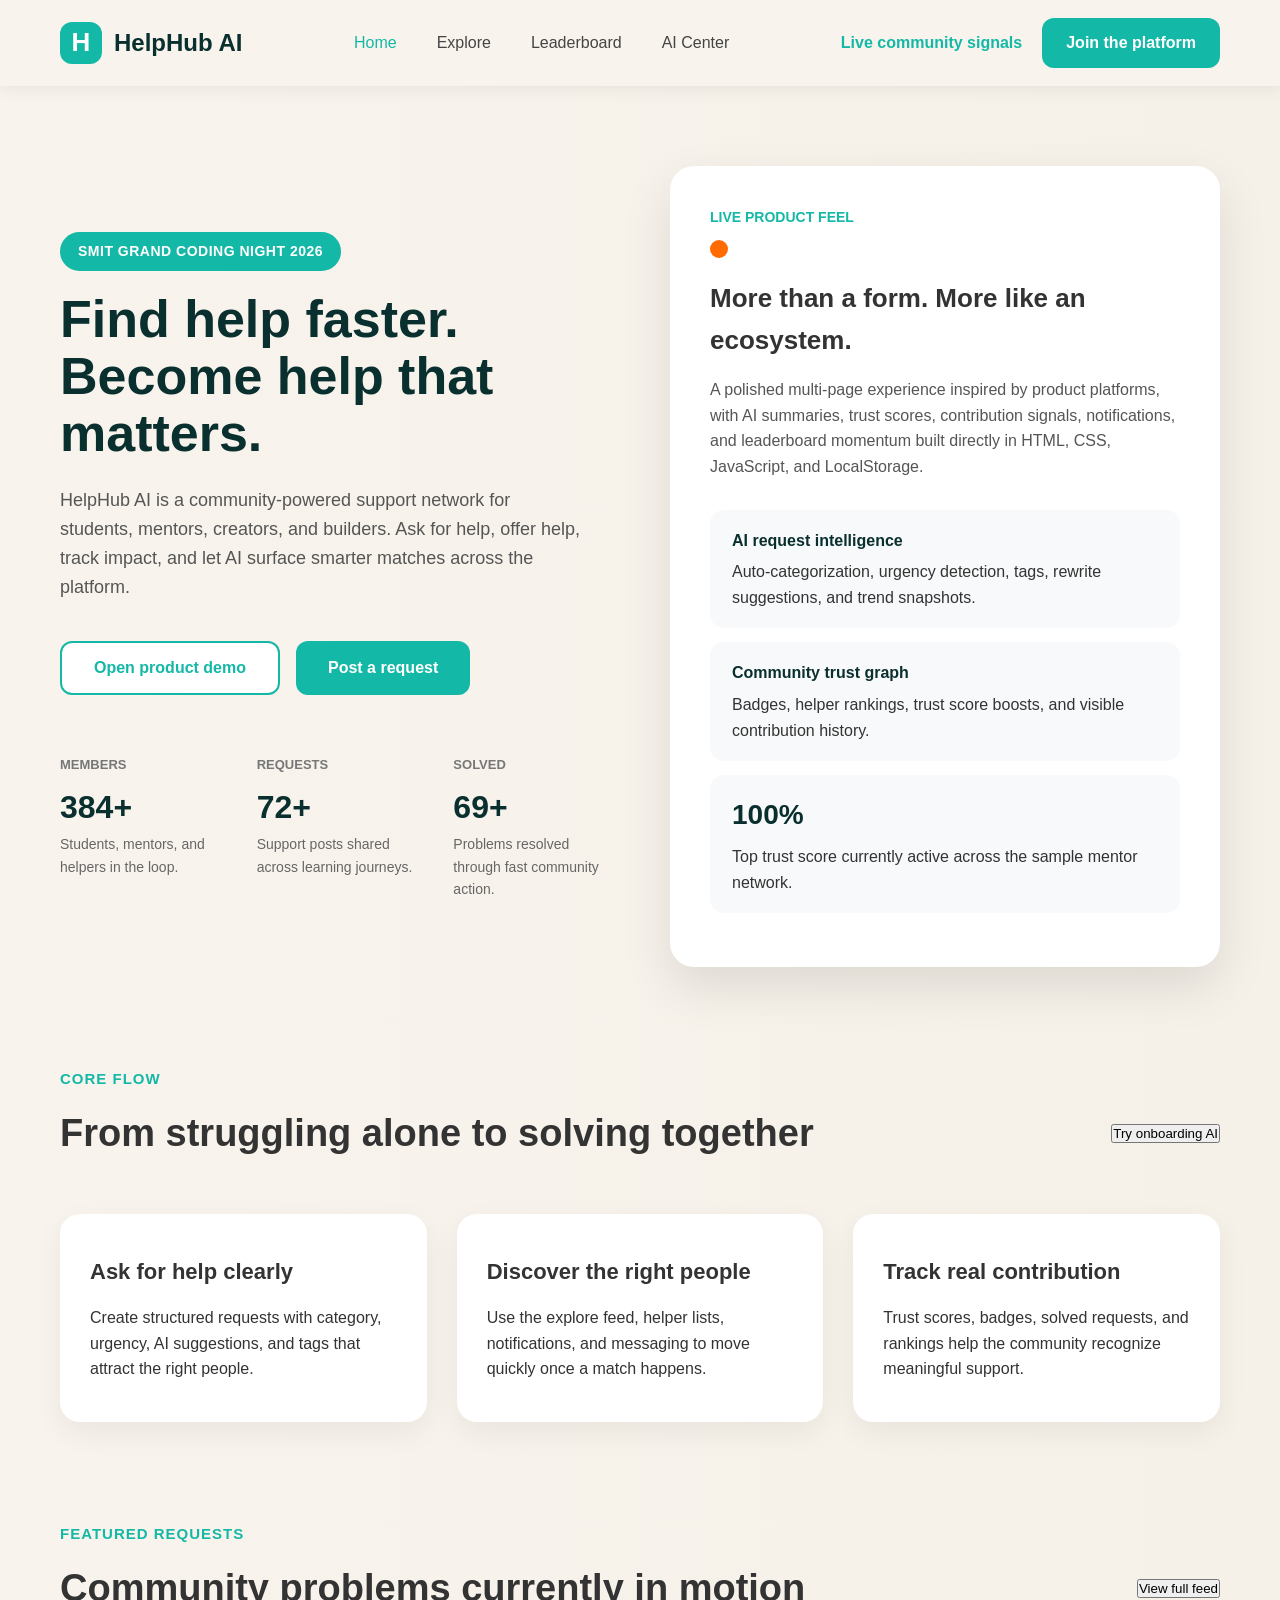
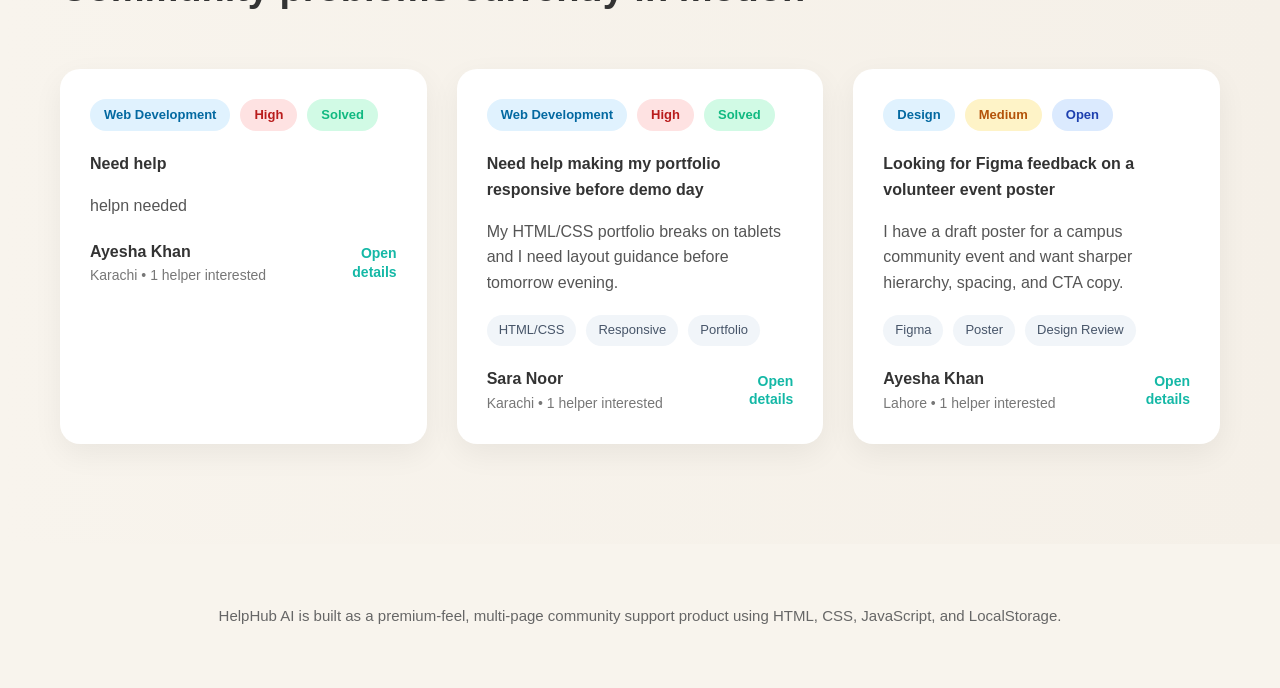
<file: Hackathon/index.html>
<!DOCTYPE html>
<html lang="en">
<head>
    <meta charset="UTF-8">
    <meta name="viewport" content="width=device-width, initial-scale=1.0">
    <link rel="stylesheet" href="./style.css">
    <title>HelpHub AI - Find help faster.</title>
    
    
</head>
<body>

    <!-- NAVBAR -->
    <nav class="navbar">
        <div class="nav-logo">
            <div class="logo-box">H</div>
            <span>HelpHub AI</span>
        </div>
        <ul class="nav-links">
            <li><a href="index.html" class="active">Home</a></li>
            <li><a href="explore.html">Explore</a></li>
            <li><a href="leaderboard.html">Leaderboard</a></li>
            <li><a href="ai-center.html">AI Center</a></li>
        </ul>
        <div class="nav-right">
            <a href="#" class="nav-live">Live community signals</a>
            <a href="./second.html.html" class="btn-join">Join the platform</a>
            
        </div>
    </nav>

    <!-- HERO -->
    <section class="hero">
        <div class="hero-left">
            <p class="smit-tag">SMIT GRAND CODING NIGHT 2026</p>
            <h1>Find help faster.<br>Become help that<br>matters.</h1>
            <p class="hero-desc">HelpHub AI is a community-powered support network for students, mentors, creators, and builders. Ask for help, offer help, track impact, and let AI surface smarter matches across the platform.</p>
            <div class="hero-btns">
                <button class="btn-demo">Open product demo</button>
                <button class="btn-request">Post a request</button>
            </div>
            <div class="stats-row">
                <div class="stat-box">
                    <p class="stat-label">MEMBERS</p>
                    <h2 class="stat-num">384+</h2>
                    <p class="stat-desc">Students, mentors, and helpers in the loop.</p>
                </div>
                <div class="stat-box">
                    <p class="stat-label">REQUESTS</p>
                    <h2 class="stat-num">72+</h2>
                    <p class="stat-desc">Support posts shared across learning journeys.</p>
                </div>
                <div class="stat-box">
                    <p class="stat-label">SOLVED</p>
                    <h2 class="stat-num">69+</h2>
                    <p class="stat-desc">Problems resolved through fast community action.</p>
                </div>
            </div>
        </div>
        <div class="hero-right">
            <div class="live-card">
                <p class="live-label">LIVE PRODUCT FEEL</p>
                <div class="orange-circle"></div>
                <h2 class="live-title">More than a form. More like an ecosystem.</h2>
                <p class="live-desc">A polished multi-page experience inspired by product platforms, with AI summaries, trust scores, contribution signals, notifications, and leaderboard momentum built directly in HTML, CSS, JavaScript, and LocalStorage.</p>
                <div class="feature-box">
                    <h4>AI request intelligence</h4>
                    <p>Auto-categorization, urgency detection, tags, rewrite suggestions, and trend snapshots.</p>
                </div>
                <div class="feature-box">
                    <h4>Community trust graph</h4>
                    <p>Badges, helper rankings, trust score boosts, and visible contribution history.</p>
                </div>
                <div class="feature-box">
                    <h4 class="pct-green">100%</h4>
                    <p>Top trust score currently active across the sample mentor network.</p>
                </div>
            </div>
        </div>
    </section>

    <!-- CORE FLOW -->
    <section class="core-flow">
        <p class="section-tag">CORE FLOW</p>
        <div class="section-header">
            <h2>From struggling alone to solving together</h2>
            <button class="btn-onboard">Try onboarding AI</button>
        </div>
        <div class="flow-grid">
            <div class="flow-card">
                <h4>Ask for help clearly</h4>
                <p>Create structured requests with category, urgency, AI suggestions, and tags that attract the right people.</p>
            </div>
            <div class="flow-card">
                <h4>Discover the right people</h4>
                <p>Use the explore feed, helper lists, notifications, and messaging to move quickly once a match happens.</p>
            </div>
            <div class="flow-card">
                <h4>Track real contribution</h4>
                <p>Trust scores, badges, solved requests, and rankings help the community recognize meaningful support.</p>
            </div>
        </div>
    </section>

    <!-- FEATURED REQUESTS -->
    <section class="featured">
        <p class="section-tag">FEATURED REQUESTS</p>
        <div class="section-header">
            <h2>Community problems currently in motion</h2>
            <button class="btn-onboard">View full feed</button>
        </div>
        <div class="requests-grid">
            <div class="req-card">
                <div class="tag-row">
                    <span class="tag t-cat">Web Development</span>
                    <span class="tag t-high">High</span>
                    <span class="tag t-solved">Solved</span>
                </div>
                <h4>Need help</h4>
                <p class="req-desc">helpn needed</p>
                <div class="req-footer">
                    <div class="req-author">
                        <strong>Ayesha Khan</strong>
                        <span>Karachi • 1 helper interested</span>
                    </div>
                    <span class="open-det">Open<br>details</span>
                </div>
            </div>
            <div class="req-card">
                <div class="tag-row">
                    <span class="tag t-cat">Web Development</span>
                    <span class="tag t-high">High</span>
                    <span class="tag t-solved">Solved</span>
                </div>
                <h4>Need help making my portfolio responsive before demo day</h4>
                <p class="req-desc">My HTML/CSS portfolio breaks on tablets and I need layout guidance before tomorrow evening.</p>
                <div class="sub-tags">
                    <span class="sub-tag">HTML/CSS</span>
                    <span class="sub-tag">Responsive</span>
                    <span class="sub-tag">Portfolio</span>
                </div>
                <div class="req-footer">
                    <div class="req-author">
                        <strong>Sara Noor</strong>
                        <span>Karachi • 1 helper interested</span>
                    </div>
                    <span class="open-det">Open<br>details</span>
                </div>
            </div>
            <div class="req-card">
                <div class="tag-row">
                    <span class="tag t-cat">Design</span>
                    <span class="tag t-medium">Medium</span>
                    <span class="tag t-open">Open</span>
                </div>
                <h4>Looking for Figma feedback on a volunteer event poster</h4>
                <p class="req-desc">I have a draft poster for a campus community event and want sharper hierarchy, spacing, and CTA copy.</p>
                <div class="sub-tags">
                    <span class="sub-tag">Figma</span>
                    <span class="sub-tag">Poster</span>
                    <span class="sub-tag">Design Review</span>
                </div>
                <div class="req-footer">
                    <div class="req-author">
                        <strong>Ayesha Khan</strong>
                        <span>Lahore • 1 helper interested</span>
                    </div>
                    <span class="open-det">Open<br>details</span>
                </div>
            </div>
        </div>
    </section>

    <!-- FOOTER -->
    <footer>
        HelpHub AI is built as a premium-feel, multi-page community support product using HTML, CSS, JavaScript, and LocalStorage.
    </footer>

</body>
</html>
</file>
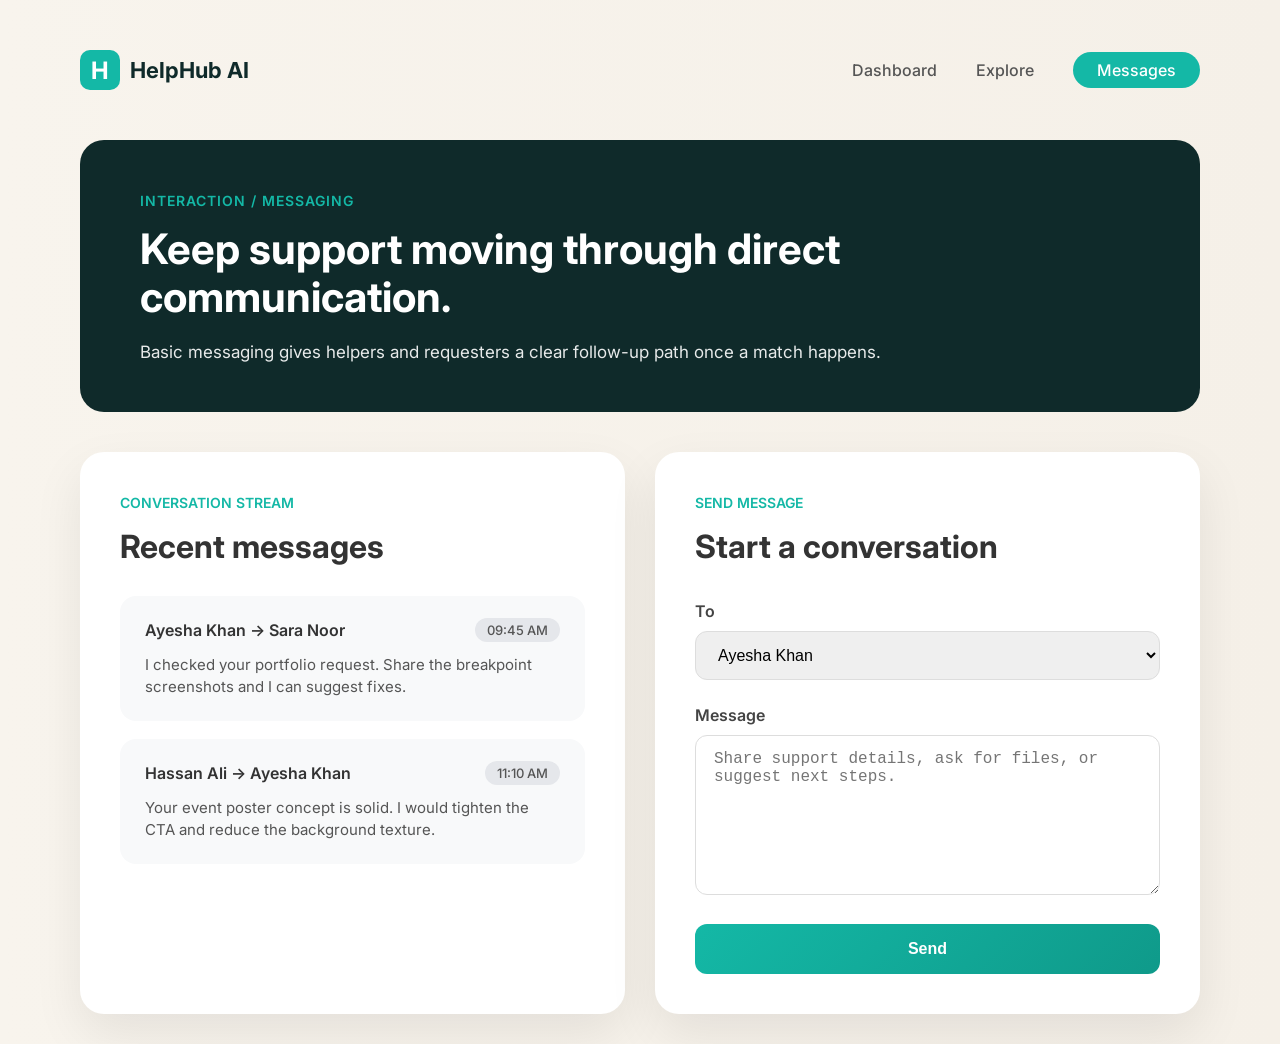
<file: Hackathon/eighth.html>
<!DOCTYPE html>
<html lang="en">
<head>
    <meta charset="UTF-8">
    <meta name="viewport" content="width=device-width, initial-scale=1.0">
    <title>HelpHub AI - Messages</title>
    <link href="https://fonts.googleapis.com/css2?family=Inter:wght@400;500;600;700&display=swap" rel="stylesheet">
    <style>
        * {
            margin: 0;
            padding: 0;
            box-sizing: border-box;
        }

        body {
            font-family: 'Inter', sans-serif;
            background: linear-gradient(to right, #f8f4ed, #f5f0e8);
            color: #333;
            min-height: 100vh;
        }

        .container {
            max-width: 1180px;
            margin: 30px auto;
            padding: 0 30px;
        }

        /* Top Navigation */
        .top-nav {
            display: flex;
            align-items: center;
            justify-content: space-between;
            padding: 20px 0;
            margin-bottom: 30px;
        }

        .logo {
            display: flex;
            align-items: center;
            gap: 10px;
            font-weight: 700;
            font-size: 22px;
            color: #0f2a2a;
        }

        .logo-circle {
            width: 40px;
            height: 40px;
            background: #14b8a6;
            color: white;
            border-radius: 10px;
            display: flex;
            align-items: center;
            justify-content: center;
            font-size: 24px;
            font-weight: 700;
        }

        .nav-links a {
            margin-left: 35px;
            text-decoration: none;
            color: #555;
            font-weight: 500;
        }

        .nav-links a:hover {
            color: #14b8a6;
        }

        /* Dark Header */
        .messages-header {
            background: #0f2a2a;
            color: white;
            padding: 50px 60px;
            border-radius: 24px;
            margin-bottom: 40px;
        }

        .messages-header small {
            color: #14b8a6;
            font-weight: 600;
            letter-spacing: 1px;
            text-transform: uppercase;
            font-size: 14px;
        }

        .messages-header h1 {
            font-size: 42px;
            line-height: 1.15;
            font-weight: 700;
            margin: 15px 0 20px;
        }

        .messages-header p {
            opacity: 0.9;
            font-size: 17px;
        }

        /* Main Content */
        .main-content {
            display: grid;
            grid-template-columns: 1fr 1fr;
            gap: 30px;
        }

        /* Left Card - Recent Messages */
        .left-card {
            background: white;
            border-radius: 24px;
            padding: 40px;
            box-shadow: 0 20px 50px rgba(0, 0, 0, 0.08);
        }

        .left-card small {
            color: #14b8a6;
            font-weight: 600;
            font-size: 14px;
        }

        .left-card h2 {
            font-size: 32px;
            font-weight: 700;
            margin: 15px 0 30px;
        }

        .message-item {
            background: #f8f9fa;
            border-radius: 16px;
            padding: 22px 25px;
            margin-bottom: 18px;
            transition: all 0.3s;
        }

        .message-item:hover {
            background: #f1f5f9;
        }

        .message-header {
            display: flex;
            justify-content: space-between;
            align-items: center;
            margin-bottom: 12px;
        }

        .message-header strong {
            font-size: 16px;
            font-weight: 600;
        }

        .time {
            background: #e5e7eb;
            color: #555;
            font-size: 13px;
            padding: 4px 12px;
            border-radius: 20px;
            font-weight: 500;
        }

        .message-text {
            color: #555;
            line-height: 1.5;
            font-size: 15px;
        }

        /* Right Card - Send Message */
        .right-card {
            background: white;
            border-radius: 24px;
            padding: 40px;
            box-shadow: 0 20px 50px rgba(0, 0, 0, 0.08);
        }

        .right-card small {
            color: #14b8a6;
            font-weight: 600;
            font-size: 14px;
        }

        .right-card h2 {
            font-size: 32px;
            font-weight: 700;
            margin: 15px 0 35px;
        }

        label {
            display: block;
            font-weight: 600;
            margin-bottom: 10px;
            color: #444;
        }

        select, textarea {
            width: 100%;
            padding: 14px 18px;
            border: 1px solid #ddd;
            border-radius: 12px;
            font-size: 16px;
            margin-bottom: 25px;
        }

        textarea {
            min-height: 160px;
            resize: vertical;
        }

        .send-btn {
            width: 100%;
            padding: 16px;
            background: linear-gradient(135deg, #14b8a6, #0f9a8a);
            color: white;
            border: none;
            border-radius: 12px;
            font-weight: 600;
            font-size: 16px;
            cursor: pointer;
            transition: all 0.3s;
        }

        .send-btn:hover {
            transform: translateY(-2px);
            box-shadow: 0 10px 25px rgba(20, 184, 166, 0.3);
        }
    </style>
</head>
<body>

    <div class="container">

        <!-- Top Navigation -->
        <div class="top-nav">
            <div class="logo">
                <div class="logo-circle">H</div>
                HelpHub AI
            </div>
            <div class="nav-links">
                <a href="#">Dashboard</a>
                <a href="#">Explore</a>
                <a href="#" style="background:#14b8a6; color:white; padding:8px 24px; border-radius:30px;">Messages</a>
            </div>
        </div>

        <!-- Dark Header -->
        <div class="messages-header">
            <small>INTERACTION / MESSAGING</small>
            <h1>Keep support moving through direct communication.</h1>
            <p>Basic messaging gives helpers and requesters a clear follow-up path once a match happens.</p>
        </div>

        <!-- Main Content -->
        <div class="main-content">

            <!-- Left: Recent Messages -->
            <div class="left-card">
                <small>CONVERSATION STREAM</small>
                <h2>Recent messages</h2>

                <!-- Message 1 -->
                <div class="message-item">
                    <div class="message-header">
                        <strong>Ayesha Khan → Sara Noor</strong>
                        <span class="time">09:45 AM</span>
                    </div>
                    <div class="message-text">
                        I checked your portfolio request. Share the breakpoint screenshots and I can suggest fixes.
                    </div>
                </div>

                <!-- Message 2 -->
                <div class="message-item">
                    <div class="message-header">
                        <strong>Hassan Ali → Ayesha Khan</strong>
                        <span class="time">11:10 AM</span>
                    </div>
                    <div class="message-text">
                        Your event poster concept is solid. I would tighten the CTA and reduce the background texture.
                    </div>
                </div>
            </div>

            <!-- Right: Send Message -->
            <div class="right-card">
                <small>SEND MESSAGE</small>
                <h2>Start a conversation</h2>

                <label>To</label>
                <select>
                    <option>Ayesha Khan</option>
                    <option>Sara Noor</option>
                    <option>Hassan Ali</option>
                </select>

                <label>Message</label>
                <textarea placeholder="Share support details, ask for files, or suggest next steps."></textarea>

                <button class="send-btn">Send</button>
            </div>

        </div>
    </div>

</body>
</html>
</file>
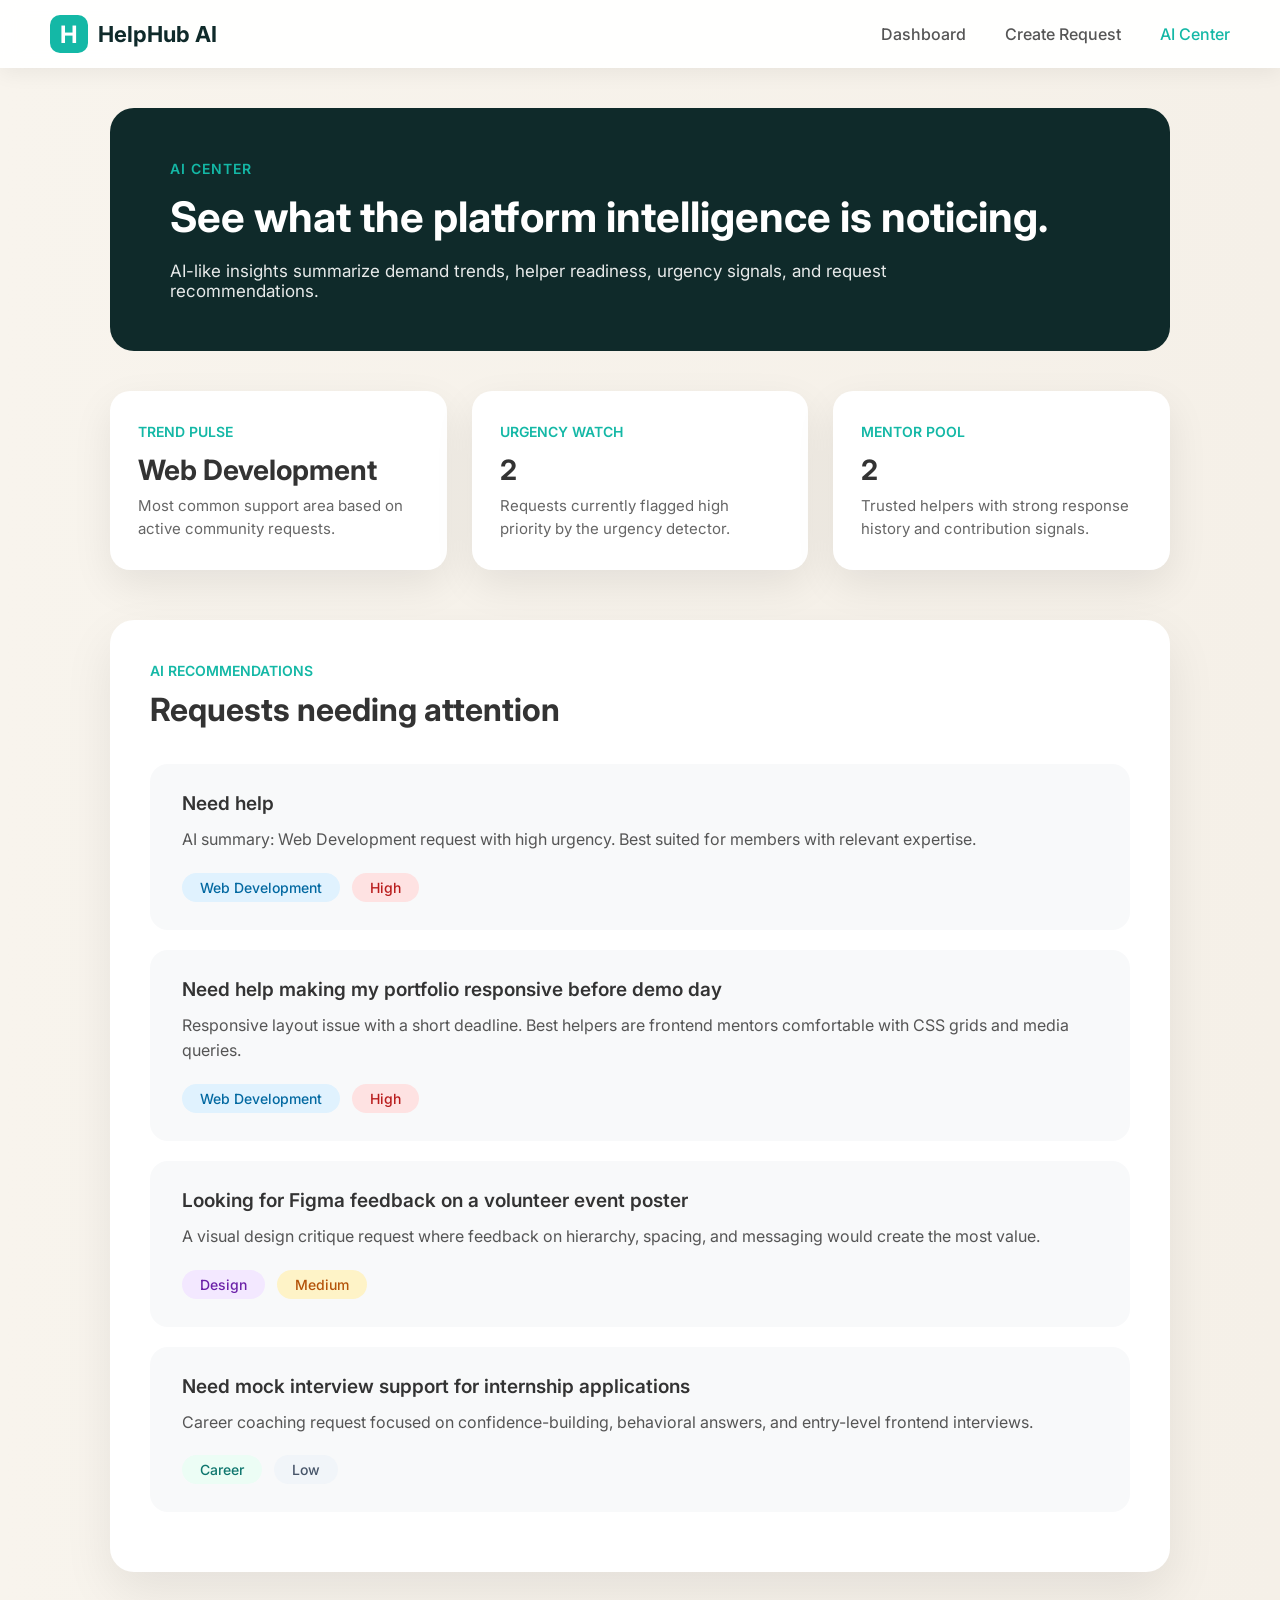
<file: Hackathon/fifth.html>
<!DOCTYPE html>
<html lang="en">
<head>
    <meta charset="UTF-8">
    <meta name="viewport" content="width=device-width, initial-scale=1.0">
    <title>HelpHub AI - AI Center</title>
    <link href="https://fonts.googleapis.com/css2?family=Inter:wght@400;500;600;700&display=swap" rel="stylesheet">
    <style>
        * {
            margin: 0;
            padding: 0;
            box-sizing: border-box;
        }

        body {
            font-family: 'Inter', sans-serif;
            background: linear-gradient(to right, #f8f4ed, #f5f0e8);
            color: #333;
            min-height: 100vh;
        }

        .container {
            max-width: 1100px;
            margin: 40px auto;
            padding: 0 20px;
        }

        /* Dark Header */
        .ai-header {
            background: #0f2a2a;
            color: white;
            padding: 50px 60px;
            border-radius: 24px;
            margin-bottom: 40px;
        }

        .ai-header small {
            color: #14b8a6;
            font-weight: 600;
            letter-spacing: 1px;
            text-transform: uppercase;
            font-size: 14px;
        }

        .ai-header h1 {
            font-size: 42px;
            line-height: 1.15;
            font-weight: 700;
            margin: 15px 0 20px;
        }

        .ai-header p {
            opacity: 0.9;
            font-size: 17px;
            max-width: 750px;
        }

        /* Top Navigation */
        .top-nav {
            background: rgba(255, 255, 255, 0.95);
            backdrop-filter: blur(10px);
            padding: 15px 50px;
            display: flex;
            align-items: center;
            justify-content: space-between;
            margin-bottom: 40px;
            box-shadow: 0 5px 20px rgba(0, 0, 0, 0.06);
        }

        .logo {
            display: flex;
            align-items: center;
            gap: 10px;
            font-weight: 700;
            font-size: 22px;
            color: #0f2a2a;
        }

        .logo-circle {
            width: 38px;
            height: 38px;
            background: #14b8a6;
            color: white;
            border-radius: 10px;
            display: flex;
            align-items: center;
            justify-content: center;
            font-size: 24px;
        }

        .nav-links a {
            margin-left: 35px;
            text-decoration: none;
            color: #555;
            font-weight: 500;
        }

        .nav-links a.active {
            color: #14b8a6;
        }

        /* Trend Pulse Cards */
        .trend-section {
            display: grid;
            grid-template-columns: 1fr 1fr 1fr;
            gap: 25px;
            margin-bottom: 50px;
        }

        .trend-card {
            background: white;
            border-radius: 20px;
            padding: 30px 28px;
            box-shadow: 0 15px 40px rgba(0, 0, 0, 0.08);
        }

        .trend-card small {
            color: #14b8a6;
            font-weight: 600;
            font-size: 14px;
        }

        .trend-card h2 {
            font-size: 28px;
            font-weight: 700;
            margin: 12px 0 8px;
        }

        .trend-card p {
            color: #666;
            line-height: 1.5;
            font-size: 15px;
        }

        /* AI Recommendations */
        .recommendations {
            background: white;
            border-radius: 24px;
            padding: 40px;
            box-shadow: 0 20px 50px rgba(0, 0, 0, 0.08);
        }

        .recommendations small {
            color: #14b8a6;
            font-weight: 600;
            font-size: 14px;
        }

        .recommendations h2 {
            font-size: 32px;
            font-weight: 700;
            margin-top: 10px;
            margin-bottom: 35px;
        }

        /* Request Cards */
        .req-card {
            background: #f8f9fa;
            border-radius: 18px;
            padding: 28px 32px;
            margin-bottom: 20px;
            transition: all 0.3s;
        }

        .req-card:hover {
            transform: translateY(-4px);
            box-shadow: 0 10px 30px rgba(0, 0, 0, 0.1);
        }

        .req-card h3 {
            font-size: 19px;
            font-weight: 600;
            margin-bottom: 12px;
        }

        .req-card p {
            color: #555;
            line-height: 1.6;
            margin-bottom: 20px;
        }

        .tags {
            display: flex;
            gap: 12px;
            flex-wrap: wrap;
        }

        .tag {
            padding: 6px 18px;
            border-radius: 30px;
            font-size: 14px;
            font-weight: 500;
        }

        .tag-web { background: #e0f2fe; color: #0369a1; }
        .tag-high { background: #fee2e2; color: #b91c1c; }
        .tag-design { background: #f3e8ff; color: #6b21a8; }
        .tag-medium { background: #fef3c7; color: #b45309; }
        .tag-career { background: #ecfdf5; color: #0f766e; }
        .tag-low { background: #f1f5f9; color: #475569; }
    </style>
</head>
<body>
     <!-- Top Navigation -->
        <div class="top-nav">
            <div class="logo">
                <div class="logo-circle">H</div>
                HelpHub AI
            </div>
            <div class="nav-links">
                <a href="#">Dashboard</a>
                <a href="#">Create Request</a>
                <a href="#" class="active">AI Center</a>
            </div>
        </div>
    

    <div class="container">

        <!-- Dark Header -->
        <div class="ai-header">
            <small>AI CENTER</small>
            <h1>See what the platform intelligence is noticing.</h1>
            <p>AI-like insights summarize demand trends, helper readiness, urgency signals, and request recommendations.</p>
        </div>

       

        <!-- Trend Pulse Section -->
        <div class="trend-section">
            <!-- Web Development -->
            <div class="trend-card">
                <small>TREND PULSE</small>
                <h2>Web Development</h2>
                <p>Most common support area based on active community requests.</p>
            </div>

            <!-- Urgency Watch -->
            <div class="trend-card">
                <small>URGENCY WATCH</small>
                <h2>2</h2>
                <p>Requests currently flagged high priority by the urgency detector.</p>
            </div>

            <!-- Mentor Pool -->
            <div class="trend-card">
                <small>MENTOR POOL</small>
                <h2>2</h2>
                <p>Trusted helpers with strong response history and contribution signals.</p>
            </div>
        </div>

        <!-- AI Recommendations -->
        <div class="recommendations">
            <small>AI RECOMMENDATIONS</small>
            <h2>Requests needing attention</h2>

            <!-- Request 1 -->
            <div class="req-card">
                <h3>Need help</h3>
                <p>AI summary: Web Development request with high urgency. Best suited for members with relevant expertise.</p>
                <div class="tags">
                    <span class="tag tag-web">Web Development</span>
                    <span class="tag tag-high">High</span>
                </div>
            </div>

            <!-- Request 2 -->
            <div class="req-card">
                <h3>Need help making my portfolio responsive before demo day</h3>
                <p>Responsive layout issue with a short deadline. Best helpers are frontend mentors comfortable with CSS grids and media queries.</p>
                <div class="tags">
                    <span class="tag tag-web">Web Development</span>
                    <span class="tag tag-high">High</span>
                </div>
            </div>

            <!-- Request 3 -->
            <div class="req-card">
                <h3>Looking for Figma feedback on a volunteer event poster</h3>
                <p>A visual design critique request where feedback on hierarchy, spacing, and messaging would create the most value.</p>
                <div class="tags">
                    <span class="tag tag-design">Design</span>
                    <span class="tag tag-medium">Medium</span>
                </div>
            </div>

            <!-- Request 4 -->
            <div class="req-card">
                <h3>Need mock interview support for internship applications</h3>
                <p>Career coaching request focused on confidence-building, behavioral answers, and entry-level frontend interviews.</p>
                <div class="tags">
                    <span class="tag tag-career">Career</span>
                    <span class="tag tag-low">Low</span>
                </div>
            </div>
        </div>

    </div>

</body>
</html>
</file>
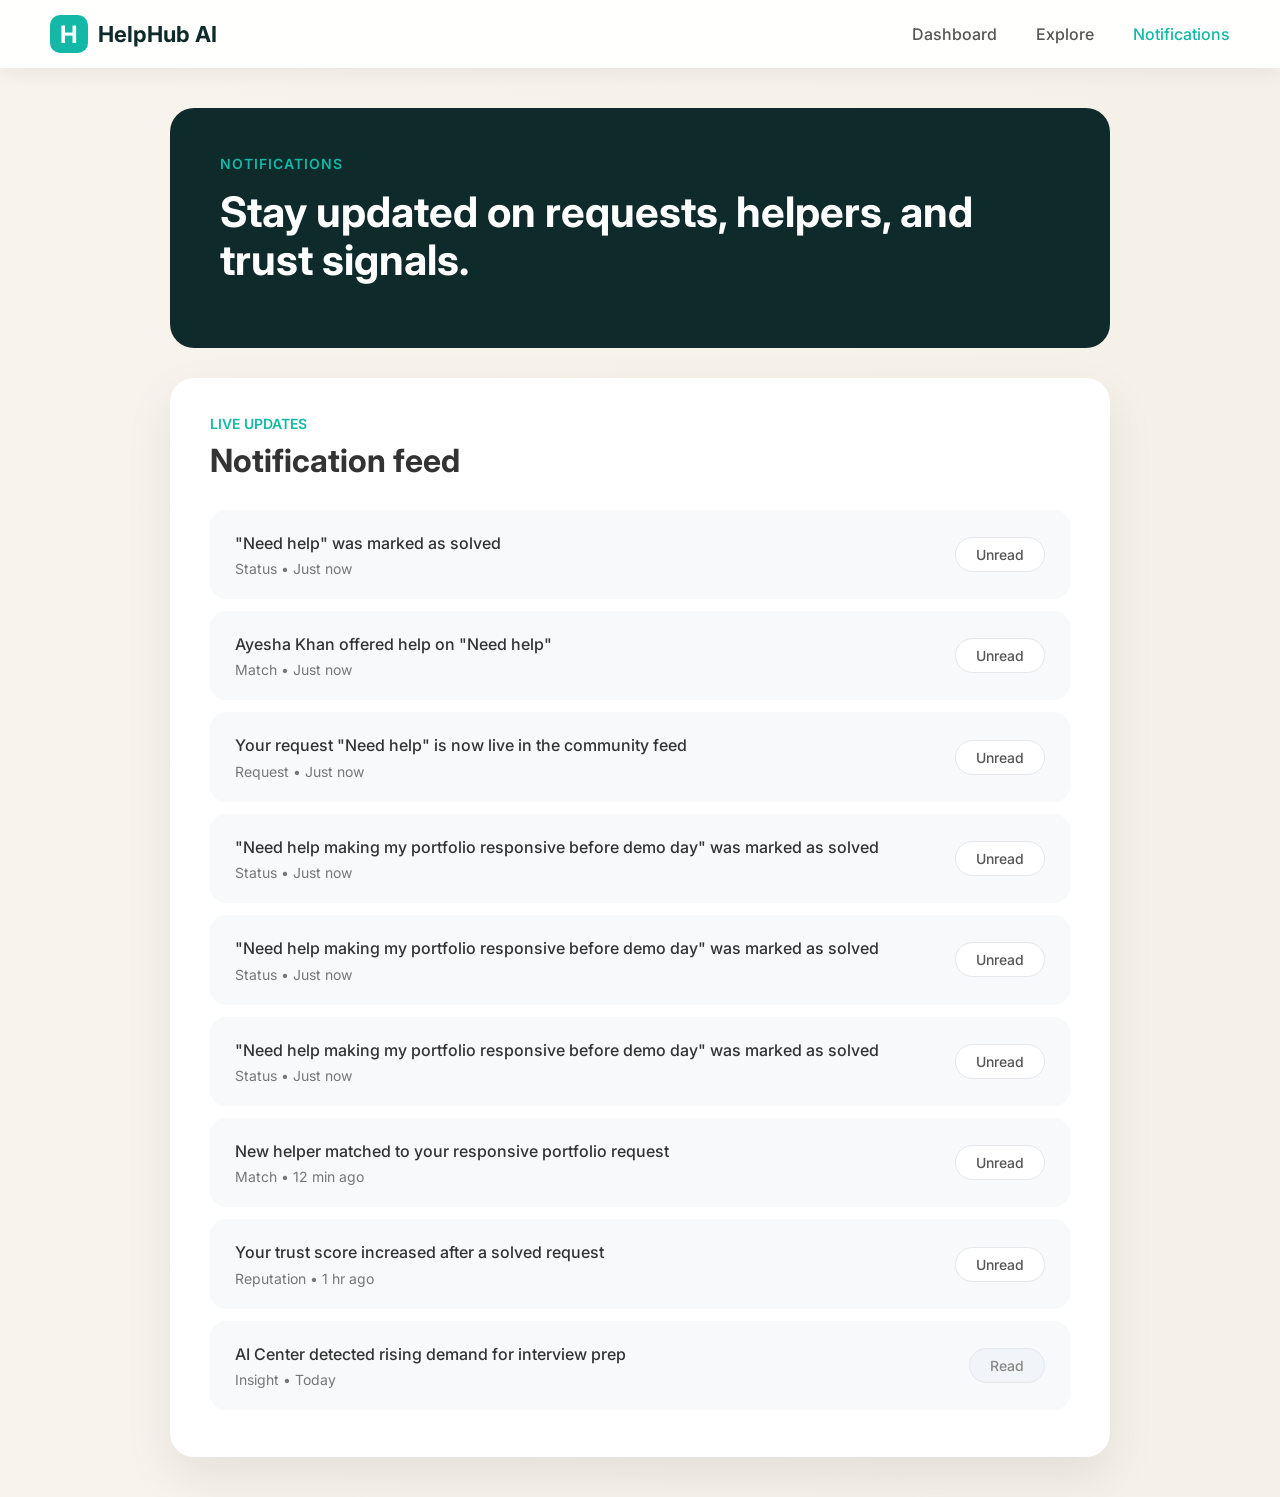
<file: Hackathon/fourth.html>
<!DOCTYPE html>
<html lang="en">
<head>
    <meta charset="UTF-8">
    <meta name="viewport" content="width=device-width, initial-scale=1.0">
    <title>HelpHub AI - Notifications</title>
    <link href="https://fonts.googleapis.com/css2?family=Inter:wght@400;500;600;700&display=swap" rel="stylesheet">
    <style>
        * {
            margin: 0;
            padding: 0;
            box-sizing: border-box;
        }

        body {
            font-family: 'Inter', sans-serif;
            background: linear-gradient(to right, #f8f4ed, #f5f0e8);
            color: #333;
            min-height: 100vh;
        }

        .container {
            max-width: 980px;
            margin: 40px auto;
            padding: 0 20px;
        }

        /* Dark Header */
        .notifications-header {
            background: #0f2a2a;
            color: white;
            padding: 45px 50px;
            border-radius: 24px;
            margin-bottom: 30px;
        }

        .notifications-header small {
            color: #14b8a6;
            font-weight: 600;
            letter-spacing: 1px;
            text-transform: uppercase;
            font-size: 14px;
        }

        .notifications-header h1 {
            font-size: 42px;
            line-height: 1.15;
            font-weight: 700;
            margin: 15px 0 18px;
        }

        .notifications-header p {
            opacity: 0.9;
            font-size: 17px;
        }

        /* Top Navigation */
        .top-nav {
            background: rgba(255, 255, 255, 0.95);
            backdrop-filter: blur(10px);
            padding: 15px 50px;
            display: flex;
            align-items: center;
            justify-content: space-between;
            margin-bottom: 30px;
            box-shadow: 0 5px 20px rgba(0, 0, 0, 0.06);
        }

        .logo {
            display: flex;
            align-items: center;
            gap: 10px;
            font-weight: 700;
            font-size: 22px;
            color: #0f2a2a;
        }

        .logo-circle {
            width: 38px;
            height: 38px;
            background: #14b8a6;
            color: white;
            border-radius: 10px;
            display: flex;
            align-items: center;
            justify-content: center;
            font-size: 24px;
            font-weight: 700;
        }

        .nav-links a {
            margin-left: 35px;
            text-decoration: none;
            color: #555;
            font-weight: 500;
            transition: color 0.3s;
        }

        .nav-links a:hover,
        .nav-links a.active {
            color: #14b8a6;
        }

        /* Notification Feed Card */
        .feed-card {
            background: white;
            border-radius: 24px;
            padding: 35px 40px;
            box-shadow: 0 20px 50px rgba(0, 0, 0, 0.08);
        }

        .feed-header {
            margin-bottom: 30px;
        }

        .feed-header small {
            color: #14b8a6;
            font-weight: 600;
            font-size: 14px;
        }

        .feed-header h2 {
            font-size: 32px;
            font-weight: 700;
            margin-top: 8px;
        }

        /* Notification Items */
        .notification-item {
            display: flex;
            justify-content: space-between;
            align-items: center;
            padding: 22px 25px;
            background: #f8f9fa;
            border-radius: 16px;
            margin-bottom: 12px;
            transition: all 0.3s;
        }

        .notification-item:hover {
            background: #f1f5f9;
            transform: translateX(5px);
        }

        .notification-content {
            flex: 1;
        }

        .notification-content p {
            font-size: 16px;
            font-weight: 500;
            margin-bottom: 6px;
            line-height: 1.4;
        }

        .notification-meta {
            font-size: 14px;
            color: #777;
        }

        .notification-status {
            padding: 8px 20px;
            background: white;
            border: 1px solid #e5e7eb;
            border-radius: 30px;
            font-size: 14px;
            font-weight: 500;
            color: #555;
            white-space: nowrap;
            cursor: pointer;
            transition: all 0.3s;
        }

        .notification-status:hover {
            background: #14b8a6;
            color: white;
            border-color: #14b8a6;
        }

        /* Read status */
        .read {
            background: #f1f5f9;
            color: #888;
        }
    </style>
</head>
<body>

         <div class="top-nav">
            <div class="logo">
                <div class="logo-circle">H</div>
                HelpHub AI
            </div>
            <div class="nav-links">
                <a href="#">Dashboard</a>
                <a href="#">Explore</a>
                <a href="#" class="active">Notifications</a>
            </div>
        </div>

    <div class="container">

        <!-- Dark Header -->
        <div class="notifications-header">
            <small>NOTIFICATIONS</small>
            <h1>Stay updated on requests, helpers, and trust signals.</h1>
        </div>

        
       

        <!-- Notification Feed -->
        <div class="feed-card">
            <div class="feed-header">
                <small>LIVE UPDATES</small>
                <h2>Notification feed</h2>
            </div>

            <!-- Notification Items -->
            <div class="notification-item">
                <div class="notification-content">
                    <p>"Need help" was marked as solved</p>
                    <div class="notification-meta">Status • Just now</div>
                </div>
                <div class="notification-status">Unread</div>
            </div>

            <div class="notification-item">
                <div class="notification-content">
                    <p>Ayesha Khan offered help on "Need help"</p>
                    <div class="notification-meta">Match • Just now</div>
                </div>
                <div class="notification-status">Unread</div>
            </div>

            <div class="notification-item">
                <div class="notification-content">
                    <p>Your request "Need help" is now live in the community feed</p>
                    <div class="notification-meta">Request • Just now</div>
                </div>
                <div class="notification-status">Unread</div>
            </div>

            <div class="notification-item">
                <div class="notification-content">
                    <p>"Need help making my portfolio responsive before demo day" was marked as solved</p>
                    <div class="notification-meta">Status • Just now</div>
                </div>
                <div class="notification-status">Unread</div>
            </div>

            <div class="notification-item">
                <div class="notification-content">
                    <p>"Need help making my portfolio responsive before demo day" was marked as solved</p>
                    <div class="notification-meta">Status • Just now</div>
                </div>
                <div class="notification-status">Unread</div>
            </div>

            <div class="notification-item">
                <div class="notification-content">
                    <p>"Need help making my portfolio responsive before demo day" was marked as solved</p>
                    <div class="notification-meta">Status • Just now</div>
                </div>
                <div class="notification-status">Unread</div>
            </div>

            <div class="notification-item">
                <div class="notification-content">
                    <p>New helper matched to your responsive portfolio request</p>
                    <div class="notification-meta">Match • 12 min ago</div>
                </div>
                <div class="notification-status">Unread</div>
            </div>

            <div class="notification-item">
                <div class="notification-content">
                    <p>Your trust score increased after a solved request</p>
                    <div class="notification-meta">Reputation • 1 hr ago</div>
                </div>
                <div class="notification-status">Unread</div>
            </div>

            <div class="notification-item">
                <div class="notification-content">
                    <p>AI Center detected rising demand for interview prep</p>
                    <div class="notification-meta">Insight • Today</div>
                </div>
                <div class="notification-status read">Read</div>
            </div>

        </div>
    </div>

</body>
</html>
</file>
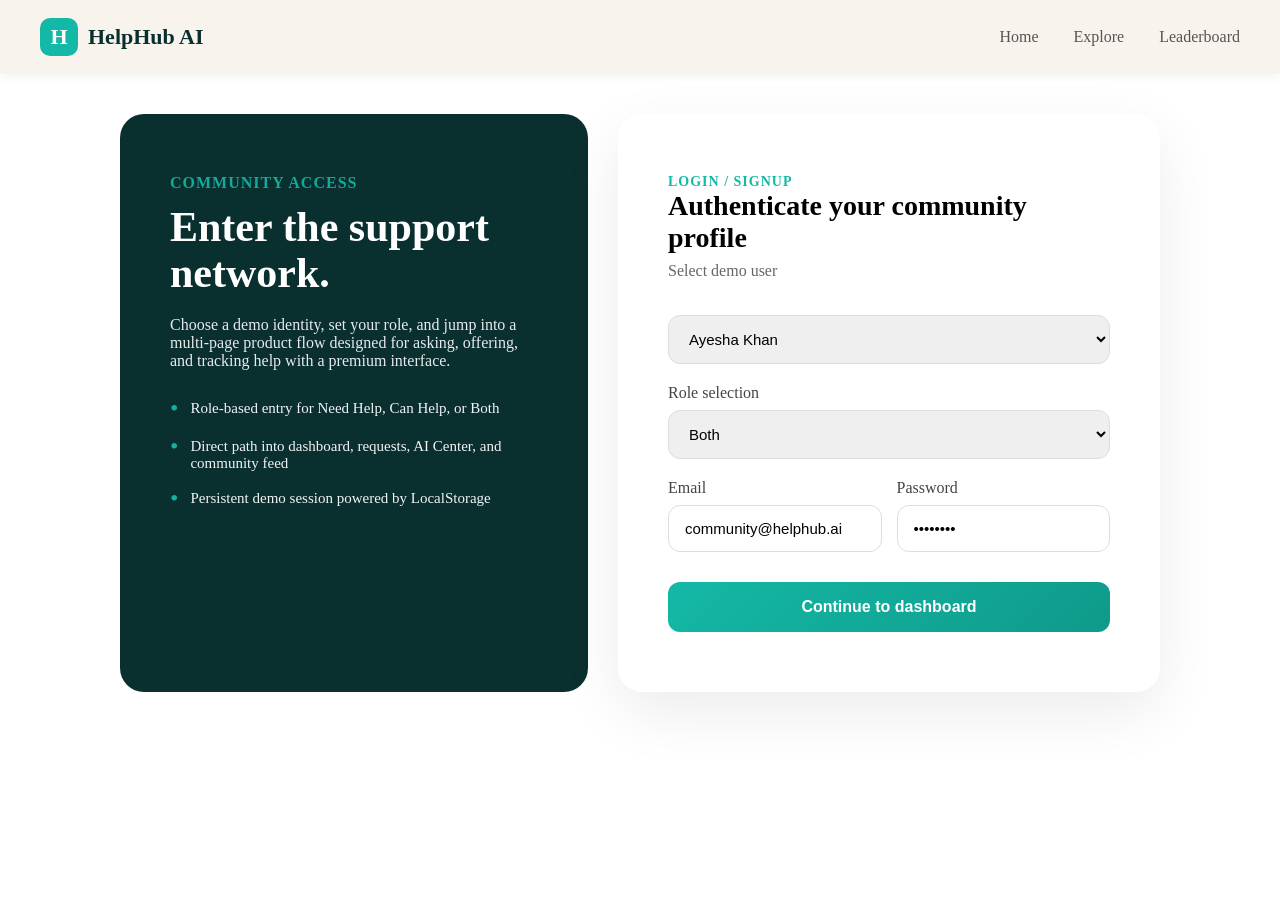
<file: Hackathon/second.html.html>
<!DOCTYPE html>
<html lang="en">
<head>
  <meta charset="UTF-8" />
  <meta name="viewport" content="width=device-width, initial-scale=1.0"/>
  <title>HelpHub AI - Community Access</title>
  <style>
    @import url('https://fonts.googleapis.com/css2?family=Inter:wght@400;500;600;700&display=swap');

    * {
      margin: 0;
      padding: 0;
      box-sizing: border-box;
    }

    body {
      min-height: 100vh;
    }

    /* Navbar - Top Section */
    .navbar {
      background: #f8f4ed;   
      padding: 18px 40px;
      display: flex;
      align-items: center;
      justify-content: space-between;
      box-shadow: 0 2px 10px rgba(0, 0, 0, 0.05);
      position: sticky;
      
    }

    .logo {
      display: flex;
      align-items: center;
      gap: 10px;
      font-size: 22px;
      font-weight: 600;
      color: #0a2f2f;
    }

    .logo-circle {
      width: 38px;
      height: 38px;
      background: #14b8a6;
      color: white;
      border-radius: 10px;
      display: flex;
      align-items: center;
      justify-content: center;
      font-weight: 700;
      font-size: 22px;
    }

    .nav-links {
      display: flex;
      gap: 35px;
      font-weight: 500;
      color: #555;
    }

    .nav-links a {
      text-decoration: none;
      color: #555;
      transition: color 0.3s;
    }

    .nav-links a:hover {
      color: #14b8a6;
    }

    /* Main Content */
    .main-content {
      display: flex;
      max-width: 1080px;
      margin: 40px auto;
      padding: 0 20px;
      gap: 30px;
      align-items: stretch;
    }

    /* Left Panel - Dark */
    .left-panel {
      background: #0a2f2f;
      color: white;
      padding: 60px 50px;
      width: 45%;
      border-radius: 24px;
      flex-shrink: 0;
    }

    .left-panel h1 {
      font-size: 42px;
      line-height: 1.1;
      margin-bottom: 20px;
      font-weight: 700;
    }

    .left-panel p {
      font-size: 16px;
      opacity: 0.9;
      margin-bottom: 30px;
    }

    .features {
      list-style: none;
    }

    .features li {
      margin-bottom: 18px;
      display: flex;
      align-items: flex-start;
      gap: 12px;
      font-size: 15px;
      opacity: 0.95;
    }

    .features li:before {
      content: "•";
      color: #14b8a6;
      font-size: 24px;
      line-height: 1;
      margin-top: -4px;
    }

    /* Right Panel - Login Form */
    .right-panel {
      background: white;
      padding: 60px 50px;
      width: 55%;
      border-radius: 24px;
      box-shadow: 0 20px 60px rgba(0, 0, 0, 0.08);
    }

    .form-title {
      font-size: 28px;
      font-weight: 700;
      margin-bottom: 8px;
    }

    .form-subtitle {
      color: #666;
      margin-bottom: 35px;
    }

    label {
      display: block;
      margin-bottom: 8px;
      font-weight: 500;
      color: #444;
    }

    select, input {
      width: 100%;
      padding: 14px 16px;
      border: 1px solid #ddd;
      border-radius: 12px;
      font-size: 15px;
      margin-bottom: 20px;
      transition: all 0.3s;
    }

    select:focus, input:focus {
      outline: none;
      border-color: #14b8a6;
      box-shadow: 0 0 0 3px rgba(20, 184, 166, 0.1);
    }

    .two-columns {
      display: flex;
      gap: 15px;
    }

    .two-columns input {
      flex: 1;
    }

    .continue-btn {
      width: 100%;
      padding: 16px;
      background: linear-gradient(135deg, #14b8a6, #0f9a8a);
      color: white;
      border: none;
      border-radius: 12px;
      font-size: 16px;
      font-weight: 600;
      cursor: pointer;
      margin-top: 10px;
      transition: all 0.3s;
    }

    .continue-btn:hover {
      transform: translateY(-2px);
      box-shadow: 0 10px 25px rgba(20, 184, 166, 0.3);
    }
  </style>
</head>
<body>

  <!-- Navbar -->
  <nav class="navbar">
    <div class="logo">
      <div class="logo-circle">H</div>
      <span>HelpHub AI</span>
    </div>
    <div class="nav-links">
      <a href="#">Home</a>
      <a href="#">Explore</a>
      <a href="#">Leaderboard</a>
    </div>
  </nav>

  <!-- Main Content -->
  <div class="main-content">

    <!-- Left Panel -->
    <div class="left-panel">
      <p style="color:#14b8a6; font-weight:600; letter-spacing:1px; margin-bottom:12px;">COMMUNITY ACCESS</p>
      <h1>Enter the support network.</h1>
      <p>Choose a demo identity, set your role, and jump into a multi-page product flow designed for asking, offering, and tracking help with a premium interface.</p>
      
      <ul class="features">
        <li>Role-based entry for Need Help, Can Help, or Both</li>
        <li>Direct path into dashboard, requests, AI Center, and community feed</li>
        <li>Persistent demo session powered by LocalStorage</li>
      </ul>
    </div>

    <!-- Right Panel -->
    <div class="right-panel">
      <p style="color:#14b8a6; font-weight:600; font-size:14px; letter-spacing:1px;">LOGIN / SIGNUP</p>
      <h2 class="form-title">Authenticate your community profile</h2>
      <p class="form-subtitle">Select demo user</p>

      <select id="demoUser" style="margin-bottom:20px;">
        <option value="Ayesha Khan">Ayesha Khan</option>
        <option value="Ahmed Ali">Ahmed Ali</option>
        <option value="Fatima Noor">Fatima Noor</option>
      </select>

      <label>Role selection</label>
      <select id="role">
        <option value="Both">Both</option>
        <option value="Need Help">Need Help</option>
        <option value="Can Help">Can Help</option>
      </select>

      <div class="two-columns">
        <div>
          <label>Email</label>
          <input type="email" value="community@helphub.ai" readonly />
        </div>
        <div>
          <label>Password</label>
          <input type="password" value="••••••••" readonly />
        </div>
      </div>

      <button class="continue-btn" onclick="alert('Welcome to HelpHub AI Dashboard! (Demo)')">
        Continue to dashboard
      </button>
    </div>
  </div>

</body>
</html>
</file>
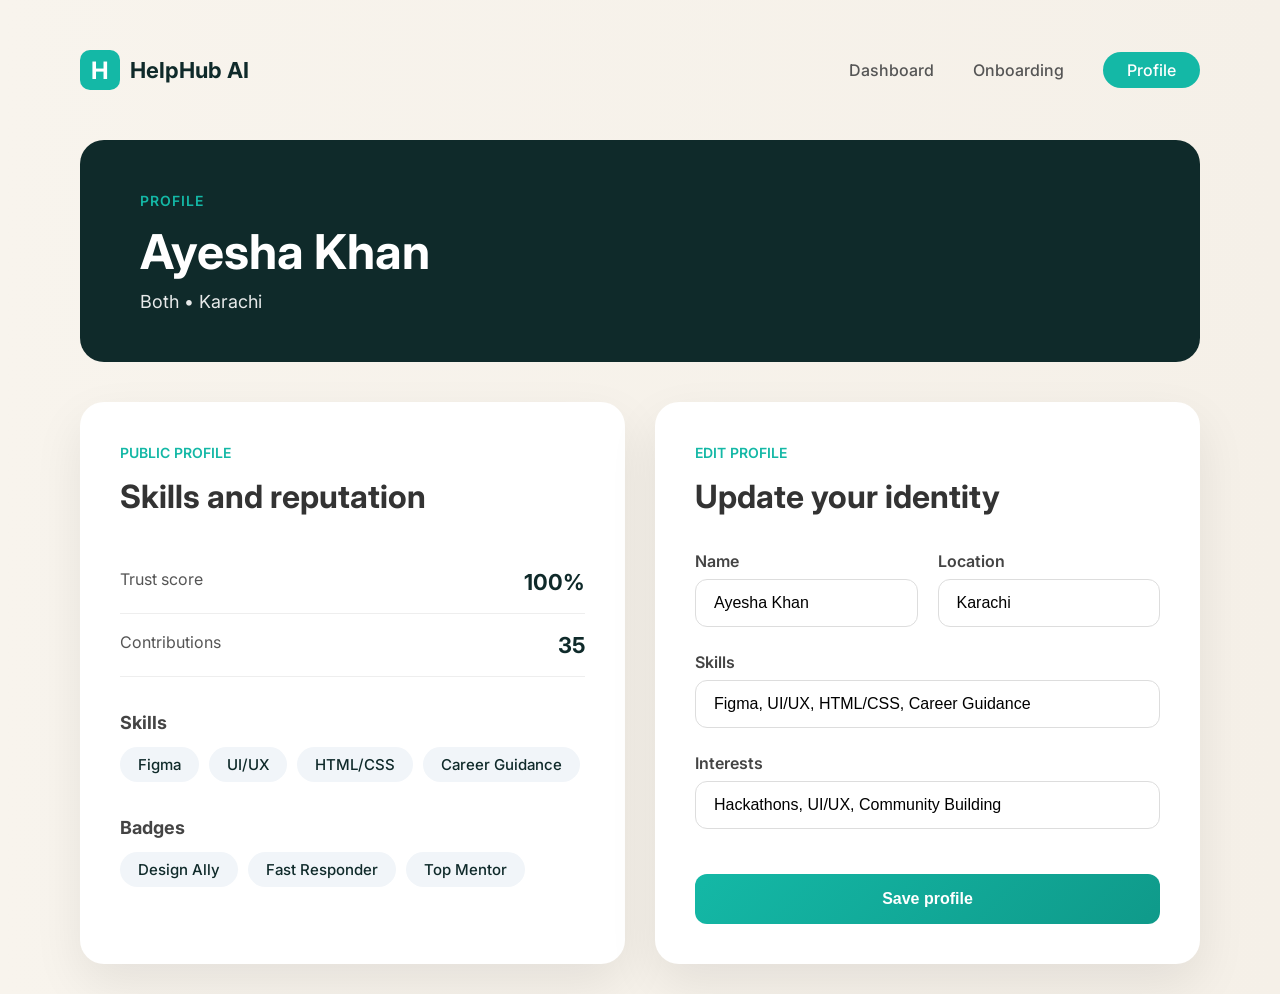
<file: Hackathon/seventh.html>
<!DOCTYPE html>
<html lang="en">
<head>
    <meta charset="UTF-8">
    <meta name="viewport" content="width=device-width, initial-scale=1.0">
    <title>HelpHub AI - Profile</title>
    <link href="https://fonts.googleapis.com/css2?family=Inter:wght@400;500;600;700&display=swap" rel="stylesheet">
    <style>
        * {
            margin: 0;
            padding: 0;
            box-sizing: border-box;
        }

        body {
            font-family: 'Inter', sans-serif;
            background: linear-gradient(to right, #f8f4ed, #f5f0e8);
            color: #333;
            min-height: 100vh;
        }

        .container {
            max-width: 1180px;
            margin: 30px auto;
            padding: 0 30px;
        }

        /* Top Navigation */
        .top-nav {
            display: flex;
            align-items: center;
            justify-content: space-between;
            padding: 20px 0;
            margin-bottom: 30px;
        }

        .logo {
            display: flex;
            align-items: center;
            gap: 10px;
            font-weight: 700;
            font-size: 22px;
            color: #0f2a2a;
        }

        .logo-circle {
            width: 40px;
            height: 40px;
            background: #14b8a6;
            color: white;
            border-radius: 10px;
            display: flex;
            align-items: center;
            justify-content: center;
            font-size: 24px;
            font-weight: 700;
        }

        .nav-links a {
            margin-left: 35px;
            text-decoration: none;
            color: #555;
            font-weight: 500;
        }

        .nav-links a:hover {
            color: #14b8a6;
        }

        /* Dark Header */
        .profile-header {
            background: #0f2a2a;
            color: white;
            padding: 50px 60px;
            border-radius: 24px;
            margin-bottom: 40px;
        }

        .profile-header small {
            color: #14b8a6;
            font-weight: 600;
            letter-spacing: 1px;
            text-transform: uppercase;
            font-size: 14px;
        }

        .profile-header h1 {
            font-size: 48px;
            font-weight: 700;
            margin: 12px 0 10px;
        }

        .profile-header p {
            font-size: 18px;
            opacity: 0.9;
        }

        /* Main Content */
        .main-content {
            display: grid;
            grid-template-columns: 1fr 1fr;
            gap: 30px;
        }

        /* Left Card - Public Profile */
        .left-card {
            background: white;
            border-radius: 24px;
            padding: 40px;
            box-shadow: 0 20px 50px rgba(0, 0, 0, 0.08);
        }

        .left-card small {
            color: #14b8a6;
            font-weight: 600;
            font-size: 14px;
        }

        .left-card h2 {
            font-size: 32px;
            font-weight: 700;
            margin: 15px 0 35px;
        }

        .stat {
            display: flex;
            justify-content: space-between;
            padding: 18px 0;
            border-bottom: 1px solid #eee;
        }

        .stat:last-child {
            border-bottom: none;
        }

        .stat-label {
            font-size: 16px;
            color: #555;
        }

        .stat-value {
            font-size: 22px;
            font-weight: 700;
            color: #0f2a2a;
        }

        .skills {
            margin-top: 35px;
        }

        .skills h3 {
            font-size: 18px;
            margin-bottom: 14px;
            color: #444;
        }

        .skill-tags {
            display: flex;
            flex-wrap: wrap;
            gap: 10px;
        }

        .tag {
            background: #f1f5f9;
            color: #0f2a2a;
            padding: 8px 18px;
            border-radius: 30px;
            font-size: 15px;
            font-weight: 500;
        }

        .badges {
            margin-top: 35px;
        }

        .badges h3 {
            font-size: 18px;
            margin-bottom: 14px;
            color: #444;
        }

        .badge-tags {
            display: flex;
            flex-wrap: wrap;
            gap: 10px;
        }

        /* Right Card - Edit Profile */
        .right-card {
            background: white;
            border-radius: 24px;
            padding: 40px;
            box-shadow: 0 20px 50px rgba(0, 0, 0, 0.08);
        }

        .right-card small {
            color: #14b8a6;
            font-weight: 600;
            font-size: 14px;
        }

        .right-card h2 {
            font-size: 32px;
            font-weight: 700;
            margin: 15px 0 35px;
        }

        label {
            display: block;
            font-weight: 600;
            margin-bottom: 8px;
            color: #444;
        }

        input, textarea {
            width: 100%;
            padding: 14px 18px;
            border: 1px solid #ddd;
            border-radius: 12px;
            font-size: 16px;
            margin-bottom: 25px;
        }

        .form-row {
            display: grid;
            grid-template-columns: 1fr 1fr;
            gap: 20px;
        }

        .save-btn {
            width: 100%;
            padding: 16px;
            background: linear-gradient(135deg, #14b8a6, #0f9a8a);
            color: white;
            border: none;
            border-radius: 12px;
            font-weight: 600;
            font-size: 16px;
            cursor: pointer;
            margin-top: 20px;
            transition: all 0.3s;
        }

        .save-btn:hover {
            transform: translateY(-2px);
            box-shadow: 0 10px 25px rgba(20, 184, 166, 0.3);
        }
    </style>
</head>
<body>

    <div class="container">

        <!-- Top Navigation -->
        <div class="top-nav">
            <div class="logo">
                <div class="logo-circle">H</div>
                HelpHub AI
            </div>
            <div class="nav-links">
                <a href="#">Dashboard</a>
                <a href="#">Onboarding</a>
                <a href="#" style="background:#14b8a6; color:white; padding:8px 24px; border-radius:30px;">Profile</a>
            </div>
        </div>

        <!-- Dark Header -->
        <div class="profile-header">
            <small>PROFILE</small>
            <h1>Ayesha Khan</h1>
            <p>Both • Karachi</p>
        </div>

        <!-- Main Content -->
        <div class="main-content">

            <!-- Left: Public Profile -->
            <div class="left-card">
                <small>PUBLIC PROFILE</small>
                <h2>Skills and reputation</h2>

                <div class="stat">
                    <span class="stat-label">Trust score</span>
                    <span class="stat-value">100%</span>
                </div>
                <div class="stat">
                    <span class="stat-label">Contributions</span>
                    <span class="stat-value">35</span>
                </div>

                <div class="skills">
                    <h3>Skills</h3>
                    <div class="skill-tags">
                        <span class="tag">Figma</span>
                        <span class="tag">UI/UX</span>
                        <span class="tag">HTML/CSS</span>
                        <span class="tag">Career Guidance</span>
                    </div>
                </div>

                <div class="badges">
                    <h3>Badges</h3>
                    <div class="badge-tags">
                        <span class="tag">Design Ally</span>
                        <span class="tag">Fast Responder</span>
                        <span class="tag">Top Mentor</span>
                    </div>
                </div>
            </div>

            <!-- Right: Edit Profile -->
            <div class="right-card">
                <small>EDIT PROFILE</small>
                <h2>Update your identity</h2>

                <div class="form-row">
                    <div>
                        <label>Name</label>
                        <input type="text" value="Ayesha Khan">
                    </div>
                    <div>
                        <label>Location</label>
                        <input type="text" value="Karachi">
                    </div>
                </div>

                <label>Skills</label>
                <input type="text" value="Figma, UI/UX, HTML/CSS, Career Guidance">

                <label>Interests</label>
                <input type="text" value="Hackathons, UI/UX, Community Building">

                <button class="save-btn">Save profile</button>
            </div>

        </div>
    </div>

</body>
</html>
</file>
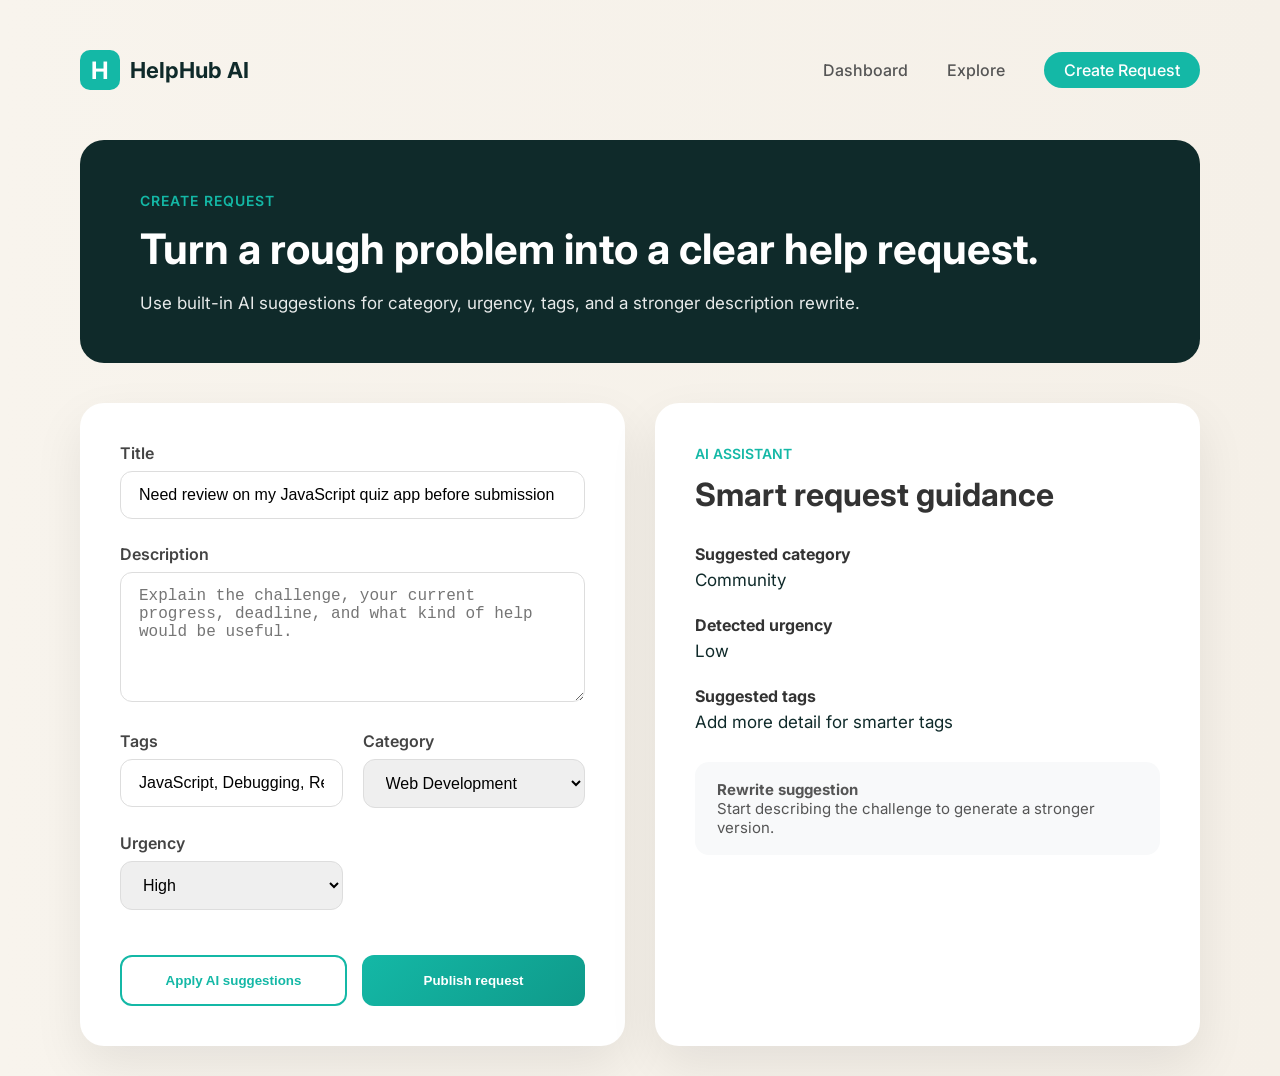
<file: Hackathon/sixth.html>
<!DOCTYPE html>
<html lang="en">
<head>
    <meta charset="UTF-8">
    <meta name="viewport" content="width=device-width, initial-scale=1.0">
    <title>HelpHub AI - Create Request</title>
    <link href="https://fonts.googleapis.com/css2?family=Inter:wght@400;500;600;700&display=swap" rel="stylesheet">
    <style>
        * {
            margin: 0;
            padding: 0;
            box-sizing: border-box;
        }

        body {
            font-family: 'Inter', sans-serif;
            background: linear-gradient(to right, #f8f4ed, #f5f0e8);
            color: #333;
            min-height: 100vh;
        }

        .container {
            max-width: 1180px;
            margin: 30px auto;
            padding: 0 30px;
        }

        /* Top Navigation */
        .top-nav {
            display: flex;
            align-items: center;
            justify-content: space-between;
            padding: 20px 0;
            margin-bottom: 30px;
        }

        .logo {
            display: flex;
            align-items: center;
            gap: 10px;
            font-weight: 700;
            font-size: 22px;
            color: #0f2a2a;
        }

        .logo-circle {
            width: 40px;
            height: 40px;
            background: #14b8a6;
            color: white;
            border-radius: 10px;
            display: flex;
            align-items: center;
            justify-content: center;
            font-size: 24px;
            font-weight: 700;
        }

        .nav-links a {
            margin-left: 35px;
            text-decoration: none;
            color: #555;
            font-weight: 500;
        }

        .nav-links a:hover {
            color: #14b8a6;
        }

        /* Dark Header */
        .create-header {
            background: #0f2a2a;
            color: white;
            padding: 50px 60px;
            border-radius: 24px;
            margin-bottom: 40px;
        }

        .create-header small {
            color: #14b8a6;
            font-weight: 600;
            letter-spacing: 1px;
            text-transform: uppercase;
            font-size: 14px;
        }

        .create-header h1 {
            font-size: 42px;
            line-height: 1.15;
            font-weight: 700;
            margin: 15px 0 20px;
        }

        .create-header p {
            opacity: 0.9;
            font-size: 17px;
        }

        /* Main Content */
        .main-content {
            display: grid;
            grid-template-columns: 1fr 1fr;
            gap: 30px;
        }

        /* Left Form Card */
        .form-card {
            background: white;
            border-radius: 24px;
            padding: 40px;
            box-shadow: 0 20px 50px rgba(0, 0, 0, 0.08);
        }

        label {
            display: block;
            font-weight: 600;
            margin-bottom: 8px;
            color: #444;
        }

        input, textarea, select {
            width: 100%;
            padding: 14px 18px;
            border: 1px solid #ddd;
            border-radius: 12px;
            font-size: 16px;
            margin-bottom: 25px;
            transition: all 0.3s;
        }

        input:focus, textarea:focus, select:focus {
            outline: none;
            border-color: #14b8a6;
            box-shadow: 0 0 0 3px rgba(20, 184, 166, 0.1);
        }

        textarea {
            min-height: 130px;
            resize: vertical;
        }

        .form-row {
            display: grid;
            grid-template-columns: 1fr 1fr;
            gap: 20px;
        }

        .btn-group {
            display: flex;
            gap: 15px;
            margin-top: 20px;
        }

        .btn-secondary {
            flex: 1;
            padding: 16px;
            background: white;
            color: #14b8a6;
            border: 2px solid #14b8a6;
            border-radius: 12px;
            font-weight: 600;
            cursor: pointer;
            transition: all 0.3s;
        }

        .btn-primary {
            flex: 1;
            padding: 16px;
            background: linear-gradient(135deg, #14b8a6, #0f9a8a);
            color: white;
            border: none;
            border-radius: 12px;
            font-weight: 600;
            cursor: pointer;
            transition: all 0.3s;
        }

        .btn-primary:hover {
            transform: translateY(-2px);
            box-shadow: 0 10px 25px rgba(20, 184, 166, 0.3);
        }

        /* Right AI Assistant Card */
        .ai-card {
            background: white;
            border-radius: 24px;
            padding: 40px;
            box-shadow: 0 20px 50px rgba(0, 0, 0, 0.08);
        }

        .ai-card small {
            color: #14b8a6;
            font-weight: 600;
            font-size: 14px;
        }

        .ai-card h2 {
            font-size: 32px;
            font-weight: 700;
            margin: 12px 0 30px;
        }

        .ai-info {
            margin-bottom: 25px;
        }

        .ai-info strong {
            display: block;
            font-size: 16px;
            margin-bottom: 6px;
        }

        .ai-info span {
            font-size: 17px;
            color: #0f2a2a;
        }

        .ai-hint {
            background: #f8f9fa;
            padding: 18px 22px;
            border-radius: 14px;
            font-size: 15px;
            color: #555;
            margin-top: 30px;
        }
    </style>
</head>
<body>

    <div class="container">

        <!-- Top Navigation -->
        <div class="top-nav">
            <div class="logo">
                <div class="logo-circle">H</div>
                HelpHub AI
            </div>
            <div class="nav-links">
                <a href="#">Dashboard</a>
                <a href="#">Explore</a>
                <a href="#" style="background:#14b8a6; color:white; padding:8px 20px; border-radius:30px;">Create Request</a>
            </div>
        </div>

        <!-- Dark Header -->
        <div class="create-header">
            <small>CREATE REQUEST</small>
            <h1>Turn a rough problem into a clear help request.</h1>
            <p>Use built-in AI suggestions for category, urgency, tags, and a stronger description rewrite.</p>
        </div>

        <!-- Main Content -->
        <div class="main-content">

            <!-- Left: Form -->
            <div class="form-card">
                <label>Title</label>
                <input type="text" value="Need review on my JavaScript quiz app before submission">

                <label>Description</label>
                <textarea placeholder="Explain the challenge, your current progress, deadline, and what kind of help would be useful."></textarea>

                <div class="form-row">
                    <div>
                        <label>Tags</label>
                        <input type="text" value="JavaScript, Debugging, Review">
                    </div>
                    <div>
                        <label>Category</label>
                        <select>
                            <option>Web Development</option>
                            <option>Design</option>
                            <option>Career</option>
                            <option>Python</option>
                        </select>
                    </div>
                </div>

                <div class="form-row">
                    <div>
                        <label>Urgency</label>
                        <select>
                            <option>High</option>
                            <option>Medium</option>
                            <option>Low</option>
                        </select>
                    </div>
                </div>

                <div class="btn-group">
                    <button class="btn-secondary">Apply AI suggestions</button>
                    <button class="btn-primary">Publish request</button>
                </div>
            </div>

            <!-- Right: AI Assistant -->
            <div class="ai-card">
                <small>AI ASSISTANT</small>
                <h2>Smart request guidance</h2>

                <div class="ai-info">
                    <strong>Suggested category</strong>
                    <span>Community</span>
                </div>

                <div class="ai-info">
                    <strong>Detected urgency</strong>
                    <span>Low</span>
                </div>

                <div class="ai-info">
                    <strong>Suggested tags</strong>
                    <span>Add more detail for smarter tags</span>
                </div>

                <div class="ai-hint">
                    <strong>Rewrite suggestion</strong><br>
                    Start describing the challenge to generate a stronger version.
                </div>
            </div>

        </div>
    </div>

</body>
</html>
</file>
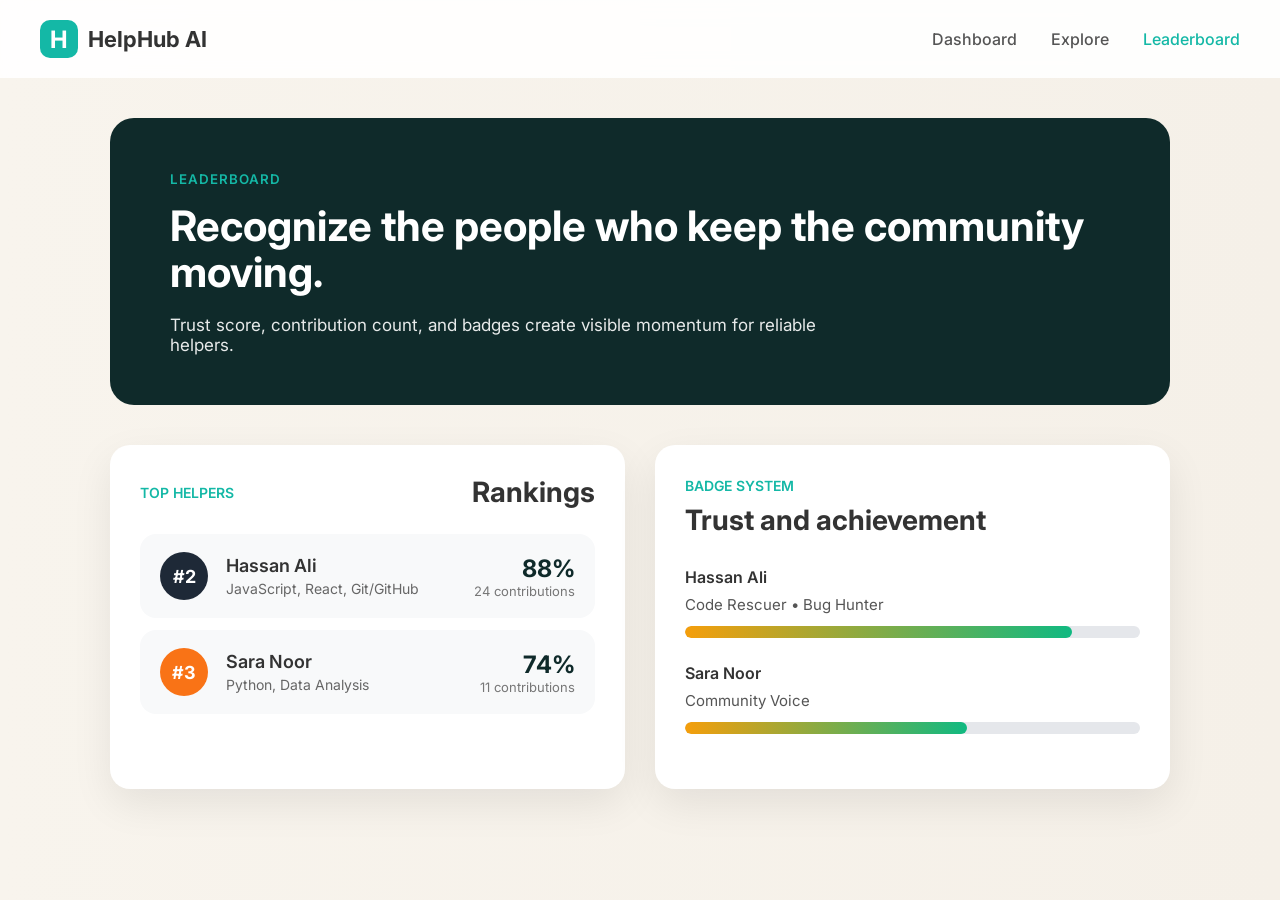
<file: Hackathon/Thaird.html>
<!DOCTYPE html>
<html lang="en">
<head>
    <meta charset="UTF-8">
    <meta name="viewport" content="width=device-width, initial-scale=1.0">
    <title>HelpHub AI - Leaderboard</title>
    <link href="https://fonts.googleapis.com/css2?family=Inter:wght@400;500;600;700&display=swap" rel="stylesheet">
    <style>
        * {
            margin: 0;
            padding: 0;
            box-sizing: border-box;
        }

        body {
            font-family: 'Inter', sans-serif;
            background: linear-gradient(to right, #f8f4ed, #f5f0e8);
            color: #333;
            min-height: 100vh;
        }

        .container {
            max-width: 1100px;
            margin: 40px auto;
            padding: 0 20px;
        }

        /* Dark Header */
        .leaderboard-header {
            background: #0f2a2a;
            color: white;
            padding: 50px 60px;
            border-radius: 24px;
            margin-bottom: 40px;
        }

        .leaderboard-header small {
            color: #14b8a6;
            font-weight: 600;
            letter-spacing: 1px;
            text-transform: uppercase;
        }

        .leaderboard-header h1 {
            font-size: 42px;
            line-height: 1.1;
            font-weight: 700;
            margin: 15px 0 20px;
        }

        .leaderboard-header p {
            opacity: 0.9;
            font-size: 17px;
            max-width: 700px;
        }

        /* Main Content */
        .main-content {
            display: grid;
            grid-template-columns: 1fr 1fr;
            gap: 30px;
        }

        /* Top Helpers Card */
        .card {
            background: white;
            border-radius: 20px;
            padding: 30px;
            box-shadow: 0 15px 40px rgba(0, 0, 0, 0.08);
        }

        .card-header {
            display: flex;
            justify-content: space-between;
            align-items: center;
            margin-bottom: 25px;
        }

        .card-header h2 {
            font-size: 28px;
            font-weight: 700;
        }

        .card-header small {
            color: #14b8a6;
            font-weight: 600;
            font-size: 14px;
        }

        /* Rankings List */
        .ranking-item {
            display: flex;
            align-items: center;
            background: #f8f9fa;
            padding: 18px 20px;
            border-radius: 16px;
            margin-bottom: 12px;
        }

        .rank-badge {
            width: 48px;
            height: 48px;
            border-radius: 50%;
            display: flex;
            align-items: center;
            justify-content: center;
            font-weight: 700;
            font-size: 18px;
            color: white;
            margin-right: 18px;
        }

        .ha-badge { background: #1e2937; }
        .sn-badge { background: #f97316; }

        .rank-info {
            flex: 1;
        }

        .rank-info strong {
            font-size: 18px;
            font-weight: 600;
        }

        .rank-info span {
            display: block;
            font-size: 14px;
            color: #666;
            margin-top: 4px;
        }

        .rank-score {
            text-align: right;
        }

        .rank-score .percent {
            font-size: 24px;
            font-weight: 700;
            color: #0f2a2a;
        }

        .rank-score .contrib {
            font-size: 13px;
            color: #777;
        }

        /* Badge System Card */
        .badge-card {
            background: white;
            border-radius: 20px;
            padding: 30px;
            box-shadow: 0 15px 40px rgba(0, 0, 0, 0.08);
        }

        .badge-header {
            margin-bottom: 30px;
        }

        .badge-header small {
            color: #14b8a6;
            font-weight: 600;
            font-size: 14px;
        }

        .badge-header h2 {
            font-size: 28px;
            font-weight: 700;
            margin-top: 8px;
        }

        /* Progress Bars */
        .progress-container {
            margin-bottom: 25px;
        }

        .progress-label {
            display: flex;
            justify-content: space-between;
            margin-bottom: 8px;
            font-size: 16px;
            font-weight: 600;
        }

        .progress-bar {
            height: 12px;
            background: #e5e7eb;
            border-radius: 9999px;
            overflow: hidden;
        }

        .progress-fill {
            height: 100%;
            background: linear-gradient(to right, #f59e0b, #10b981);
            border-radius: 9999px;
        }

        .user-name {
            font-size: 20px;
            font-weight: 600;
            margin-bottom: 6px;
        }

        .badges {
            font-size: 15px;
            color: #555;
            margin-bottom: 12px;
        }

        /* Navbar (Top) */
        .top-nav {
            display: flex;
            align-items: center;
            justify-content: space-between;
            padding: 20px 40px;
            background: rgba(255,255,255,0.9);
            backdrop-filter: blur(10px);
            position: sticky;
            top: 0;
            z-index: 100;
        }

        .logo {
            display: flex;
            align-items: center;
            gap: 10px;
            font-weight: 700;
            font-size: 22px;
        }

        .logo-circle {
            width: 38px;
            height: 38px;
            background: #14b8a6;
            color: white;
            border-radius: 10px;
            display: flex;
            align-items: center;
            justify-content: center;
            font-size: 24px;
        }

        .nav-links a {
            margin-left: 30px;
            text-decoration: none;
            color: #555;
            font-weight: 500;
        }

        .nav-links a.active {
            color: #14b8a6;
        }
    </style>
</head>
<body>

    <!-- Top Navigation -->
    <nav class="top-nav">
        <div class="logo">
            <div class="logo-circle">H</div>
            HelpHub AI
        </div>
        <div class="nav-links">
            <a href="#">Dashboard</a>
            <a href="#">Explore</a>
            <a href="#" class="active">Leaderboard</a>
        </div>
    </nav>

    <div class="container">

        <!-- Leaderboard Header -->
        <div class="leaderboard-header">
            <small>LEADERBOARD</small>
            <h1>Recognize the people who keep the community moving.</h1>
            <p>Trust score, contribution count, and badges create visible momentum for reliable helpers.</p>
        </div>

        <!-- Two Cards Side by Side -->
        <div class="main-content">

            <!-- Top Helpers -->
            <div class="card">
                <div class="card-header">
                    <small>TOP HELPERS</small>
                    <h2>Rankings</h2>
                </div>

                <!-- Rank 2 -->
                <div class="ranking-item">
                    <div class="rank-badge ha-badge">#2</div>
                    <div class="rank-info">
                        <strong>Hassan Ali</strong>
                        <span>JavaScript, React, Git/GitHub</span>
                    </div>
                    <div class="rank-score">
                        <div class="percent">88%</div>
                        <div class="contrib">24 contributions</div>
                    </div>
                </div>

                <!-- Rank 3 -->
                <div class="ranking-item">
                    <div class="rank-badge sn-badge">#3</div>
                    <div class="rank-info">
                        <strong>Sara Noor</strong>
                        <span>Python, Data Analysis</span>
                    </div>
                    <div class="rank-score">
                        <div class="percent">74%</div>
                        <div class="contrib">11 contributions</div>
                    </div>
                </div>
            </div>

            <!-- Badge System -->
            <div class="badge-card">
                <div class="badge-header">
                    <small>BADGE SYSTEM</small>
                    <h2>Trust and achievement</h2>
                </div>

                <!-- Hassan Ali -->
                <div class="progress-container">
                    <div class="progress-label">
                        <span>Hassan Ali</span>
                    </div>
                    <div class="badges">Code Rescuer • Bug Hunter</div>
                    <div class="progress-bar">
                        <div class="progress-fill" style="width: 85%;"></div>
                    </div>
                </div>

                <!-- Sara Noor -->
                <div class="progress-container">
                    <div class="progress-label">
                        <span>Sara Noor</span>
                    </div>
                    <div class="badges">Community Voice</div>
                    <div class="progress-bar">
                        <div class="progress-fill" style="width: 62%;"></div>
                    </div>
                </div>
            </div>

        </div>
    </div>

</body>
</html>
</file>
<file: Hackathon/style.css>
* {
            margin: 0;
            padding: 0;
            box-sizing: border-box;
        }

        body {
            font-family: 'Inter', sans-serif;
            background: linear-gradient(to right, #f8f4ed, #f5f0e8);
            color: #333;
            line-height: 1.6;
        }

        /* ==================== NAVBAR ==================== */
        .navbar {
            background: #f8f4ed;
            padding: 18px 60px;
            display: flex;
            align-items: center;
            justify-content: space-between;
            box-shadow: 0 4px 15px rgba(0, 0, 0, 0.06);
            position: sticky;
            top: 0;
            z-index: 100;
        }

        .nav-logo {
            display: flex;
            align-items: center;
            gap: 12px;
            font-size: 24px;
            font-weight: 700;
            color: #0a2f2f;
        }

        .logo-box {
            width: 42px;
            height: 42px;
            background: #14b8a6;
            color: white;
            border-radius: 12px;
            display: flex;
            align-items: center;
            justify-content: center;
            font-weight: 700;
            font-size: 26px;
        }

        .nav-links {
            display: flex;
            list-style: none;
            gap: 40px;
        }

        .nav-links a {
            text-decoration: none;
            color: #444;
            font-weight: 500;
            transition: color 0.3s;
        }

        .nav-links a:hover,
        .nav-links a.active {
            color: #14b8a6;
        }

        .nav-right {
            display: flex;
            align-items: center;
            gap: 20px;
        }

        .nav-live {
            color: #14b8a6;
            font-weight: 600;
            text-decoration: none;
        }

        .btn-join {
            text-decoration: none;
            background: #14b8a6;
            color: white;
            border: none;
            padding: 12px 24px;
            border-radius: 12px;
            font-weight: 600;
            cursor: pointer;
            transition: all 0.3s;
        }

        .btn-join:hover {
            background: #0f9a8a;
            transform: translateY(-2px);
        }

        /* ==================== HERO SECTION ==================== */
        .hero {
            display: flex;
            max-width: 1280px;
            margin: 80px auto;
            padding: 0 60px;
            gap: 60px;
            align-items: center;
        }

        .hero-left {
            flex: 1;
        }

        .smit-tag {
            display: inline-block;
            background: #14b8a6;
            color: white;
            padding: 8px 18px;
            border-radius: 30px;
            font-size: 14px;
            font-weight: 600;
            letter-spacing: 0.5px;
            margin-bottom: 20px;
        }

        .hero-left h1 {
            font-size: 52px;
            line-height: 1.1;
            font-weight: 700;
            color: #0a2f2f;
            margin-bottom: 24px;
        }

        .hero-desc {
            font-size: 18px;
            color: #555;
            margin-bottom: 40px;
            max-width: 520px;
        }

        .hero-btns {
            display: flex;
            gap: 16px;
            margin-bottom: 60px;
        }

        .btn-demo {
            background: white;
            color: #14b8a6;
            border: 2px solid #14b8a6;
            padding: 16px 32px;
            border-radius: 12px;
            font-weight: 600;
            cursor: pointer;
            font-size: 16px;
        }

        .btn-request {
            background: #14b8a6;
            color: white;
            border: none;
            padding: 16px 32px;
            border-radius: 12px;
            font-weight: 600;
            cursor: pointer;
            font-size: 16px;
        }

        .stats-row {
            display: flex;
            gap: 40px;
        }

        .stat-box {
            flex: 1;
        }

        .stat-label {
            font-size: 13px;
            font-weight: 600;
            color: #777;
            margin-bottom: 6px;
        }

        .stat-num {
            font-size: 32px;
            font-weight: 700;
            color: #0a2f2f;
        }

        .stat-desc {
            font-size: 14px;
            color: #666;
        }

        /* Hero Right Side */
        .hero-right {
            flex: 1;
        }

        .live-card {
            background: white;
            border-radius: 24px;
            padding: 40px;
            box-shadow: 0 20px 50px rgba(0, 0, 0, 0.1);
        }

        .live-label {
            color: #14b8a6;
            font-weight: 600;
            font-size: 14px;
            margin-bottom: 12px;
        }

        .orange-circle {
            width: 18px;
            height: 18px;
            background: #ff6b00;
            border-radius: 50%;
            margin-bottom: 20px;
        }

        .live-title {
            font-size: 26px;
            font-weight: 700;
            margin-bottom: 16px;
        }

        .live-desc {
            color: #555;
            margin-bottom: 30px;
        }

        .feature-box {
            background: #f8f9fa;
            padding: 18px 22px;
            border-radius: 14px;
            margin-bottom: 14px;
        }

        .feature-box h4 {
            margin-bottom: 6px;
            color: #0a2f2f;
        }

        .pct-green {
            color: #14b8a6;
            font-size: 28px;
            font-weight: 700;
        }

        /* ==================== CORE FLOW ==================== */
        .core-flow {
            max-width: 1280px;
            margin: 100px auto;
            padding: 0 60px;
        }

        .section-tag {
            color: #14b8a6;
            font-weight: 600;
            font-size: 15px;
            letter-spacing: 1px;
            margin-bottom: 12px;
        }

        .section-header {
            display: flex;
            justify-content: space-between;
            align-items: center;
            margin-bottom: 50px;
        }

        .section-header h2 {
            font-size: 38px;
            font-weight: 700;
        }

        .flow-grid {
            display: grid;
            grid-template-columns: repeat(auto-fit, minmax(320px, 1fr));
            gap: 30px;
        }

        .flow-card {
            background: white;
            padding: 40px 30px;
            border-radius: 20px;
            box-shadow: 0 10px 30px rgba(0, 0, 0, 0.06);
        }

        .flow-card h4 {
            margin-bottom: 16px;
            font-size: 22px;
        }

        /* ==================== FEATURED REQUESTS ==================== */
     .featured {
            max-width: 1280px;
            margin: 100px auto;
            padding: 0 60px;
        }

        .requests-grid {
            display: grid;
            grid-template-columns: repeat(3, 1fr);   /* Yeh line important hai - 3 boxes ek line mein */
            gap: 30px;
        }

        .req-card {
            background: white;
            border-radius: 20px;
            padding: 30px;
            box-shadow: 0 10px 30px rgba(0, 0, 0, 0.06);
            transition: transform 0.3s;
        }

        .req-card:hover {
            transform: translateY(-8px);
        }

        .tag-row {
            display: flex;
            gap: 10px;
            margin-bottom: 20px;
            flex-wrap: wrap;
        }

        .tag {
            padding: 6px 14px;
            border-radius: 30px;
            font-size: 13px;
            font-weight: 600;
        }

        .t-cat { background: #e0f2fe; color: #0369a1; }
        .t-high { background: #fee2e2; color: #b91c1c; }
        .t-medium { background: #fef3c7; color: #b45309; }
        .t-solved { background: #d1fae5; color: #10b981; }
        .t-open { background: #dbeafe; color: #1e40af; }

        .req-desc {
            color: #555;
            margin: 16px 0;
        }

        .sub-tags {
            display: flex;
            gap: 10px;
            flex-wrap: wrap;
            margin: 20px 0;
        }

        .sub-tag {
            background: #f1f5f9;
            color: #475569;
            padding: 5px 12px;
            border-radius: 20px;
            font-size: 13px;
        }

        .req-footer {
            display: flex;
            justify-content: space-between;
            align-items: center;
            margin-top: 20px;
        }

        .req-author span {
            display: block;
            font-size: 14px;
            color: #777;
        }

        .open-det {
            text-align: right;
            font-size: 14px;
            color: #14b8a6;
            font-weight: 600;
            line-height: 1.3;
        }

        /* ==================== FOOTER ==================== */
        footer {
            text-align: center;
            padding: 60px 20px;
            color: #666;
            font-size: 15px;
            background: #f8f4ed;
            margin-top: 100px;
        }

        /* Responsive */
        @media (max-width: 992px) {
            .hero {
                flex-direction: column;
                text-align: center;
            }
            .hero-btns {
                justify-content: center;
            }
        }
</file>
